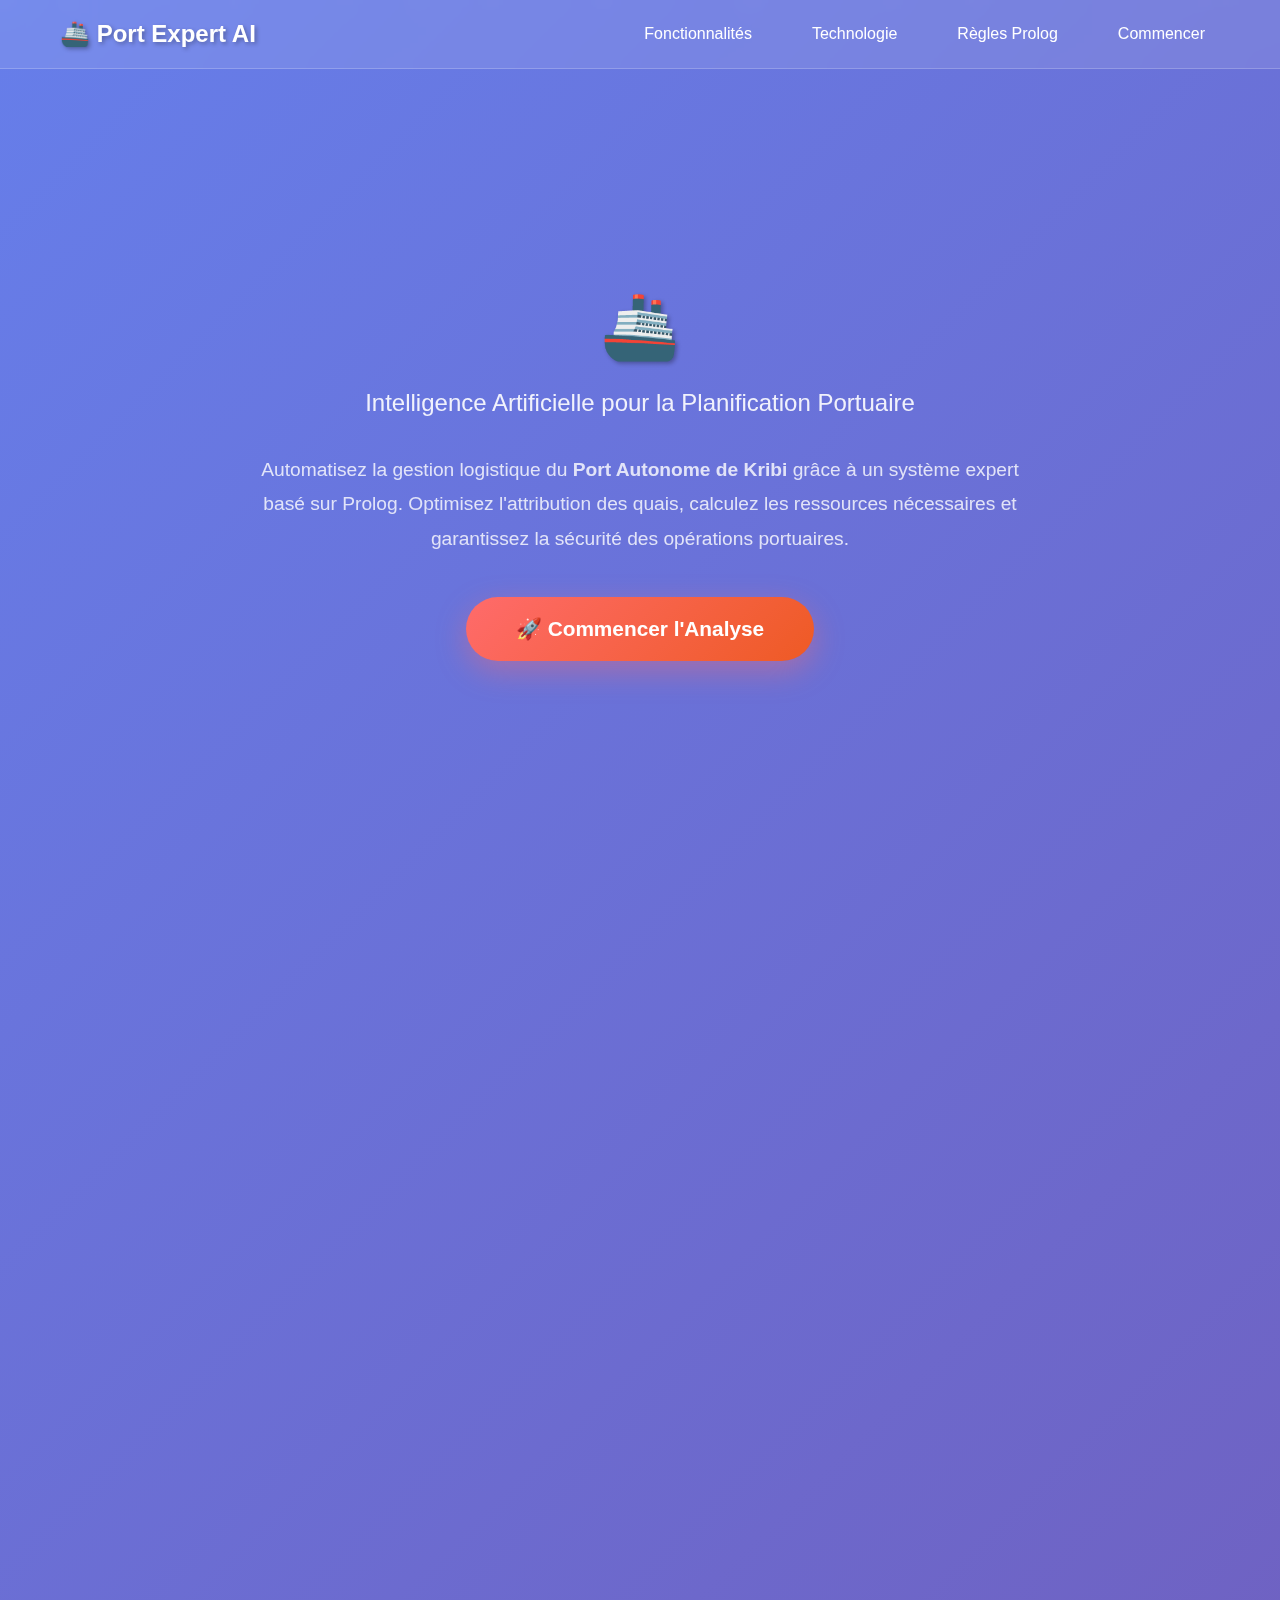
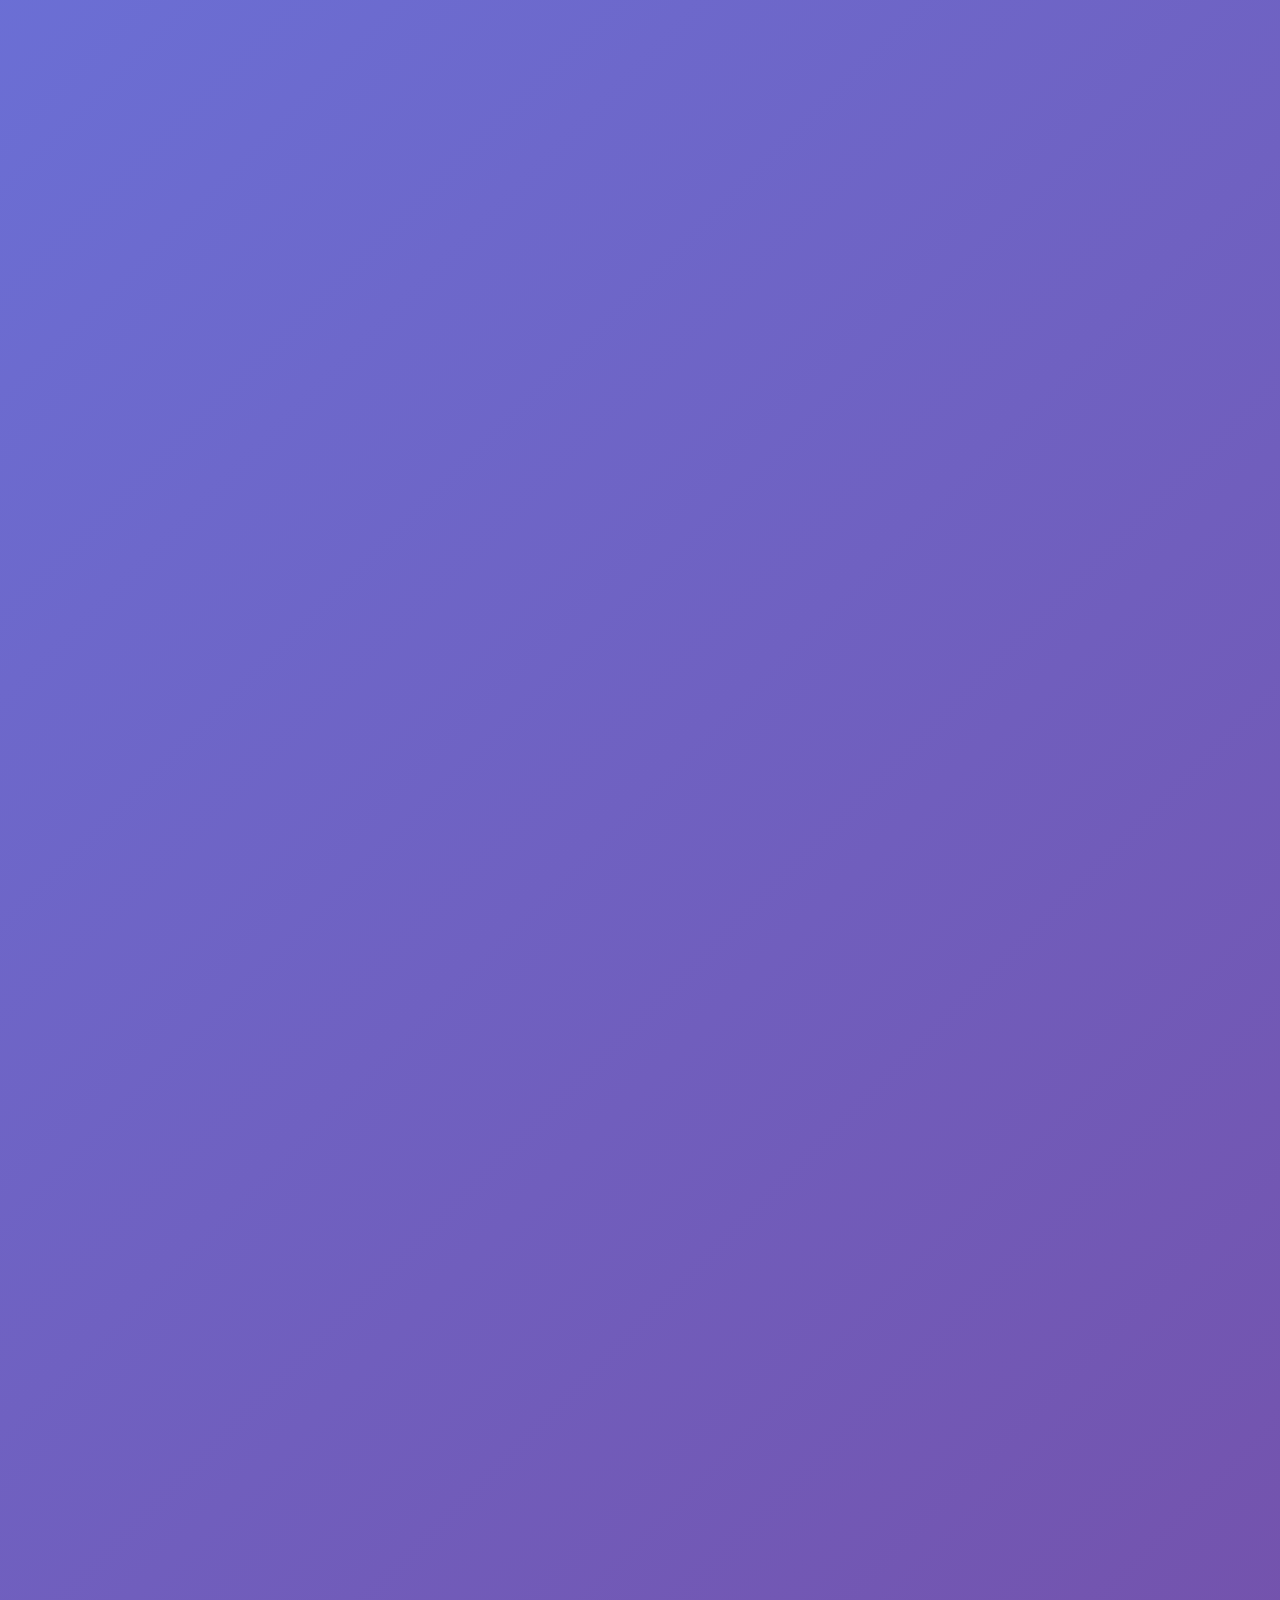
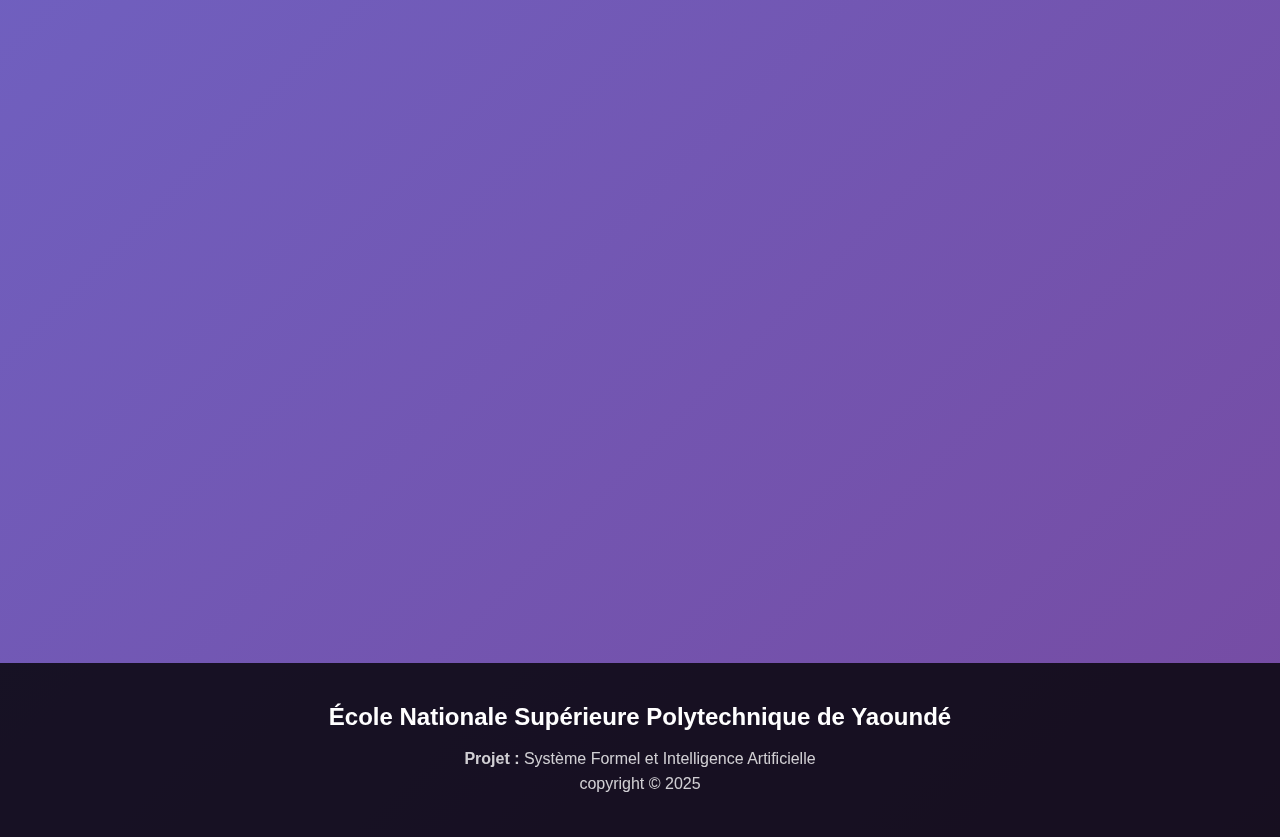
<file: index.html>
<!DOCTYPE html>
<html lang="fr">
<head>
    <meta charset="UTF-8">
    <meta name="viewport" content="width=device-width, initial-scale=1.0">
    <title>Système Expert Prolog - Port de Kribi</title>
    <style>
        * {
            margin: 0;
            padding: 0;
            box-sizing: border-box;
        }

        body {
            font-family: 'Segoe UI', Tahoma, Geneva, Verdana, sans-serif;
            background: linear-gradient(135deg, #667eea 0%, #764ba2 100%);
            min-height: 100vh;
            overflow-x: hidden;
        }

        @keyframes fadeInUp {
            from {
                opacity: 0;
                transform: translateY(50px);
            }
            to {
                opacity: 1;
                transform: translateY(0);
            }
        }

        @keyframes float {
            0%, 100% { transform: translateY(0px); }
            50% { transform: translateY(-20px); }
        }

        @keyframes pulse {
            0%, 100% { transform: scale(1); }
            50% { transform: scale(1.05); }
        }

        /* Header Navigation */
        .navbar {
            position: fixed;
            top: 0;
            width: 100%;
            background: rgba(255, 255, 255, 0.1);
            backdrop-filter: blur(10px);
            padding: 15px 0;
            z-index: 1000;
            border-bottom: 1px solid rgba(255, 255, 255, 0.2);
        }

        .nav-container {
            max-width: 1200px;
            margin: 0 auto;
            display: flex;
            justify-content: space-between;
            align-items: center;
            padding: 0 20px;
        }

        .logo {
            font-size: 1.5em;
            font-weight: bold;
            color: white;
            text-shadow: 2px 2px 4px rgba(0, 0, 0, 0.3);
        }

        .nav-links {
            display: flex;
            gap: 30px;
        }

        .nav-links a {
            color: white;
            text-decoration: none;
            font-weight: 500;
            transition: all 0.3s ease;
            padding: 10px 15px;
            border-radius: 20px;
        }

        .nav-links a:hover {
            background: rgba(255, 255, 255, 0.2);
            transform: translateY(-2px);
        }

        /* Menu Hamburger */
        .hamburger {
            display: none;
            flex-direction: column;
            cursor: pointer;
            padding: 5px;
            z-index: 1001;
        }

        .hamburger span {
            width: 25px;
            height: 3px;
            background: white;
            margin: 3px 0;
            transition: all 0.3s ease;
            border-radius: 2px;
        }

        .hamburger.active span:nth-child(1) {
            transform: rotate(45deg) translate(5px, 5px);
        }

        .hamburger.active span:nth-child(2) {
            opacity: 0;
        }

        .hamburger.active span:nth-child(3) {
            transform: rotate(-45deg) translate(7px, -6px);
        }

        /* Menu mobile */
        .mobile-menu {
            position: fixed;
            top: 0;
            right: -100%;
            width: 300px;
            height: 100vh;
            background: rgba(0, 0, 0, 0.95);
            backdrop-filter: blur(10px);
            display: flex;
            flex-direction: column;
            justify-content: center;
            align-items: center;
            gap: 30px;
            transition: right 0.3s ease;
            z-index: 1000;
        }

        .mobile-menu.active {
            right: 0;
        }

        .mobile-menu a {
            color: white;
            text-decoration: none;
            font-size: 1.3em;
            font-weight: 500;
            padding: 15px 30px;
            border-radius: 25px;
            transition: all 0.3s ease;
            text-align: center;
            width: 80%;
        }

        .mobile-menu a:hover {
            background: rgba(255, 255, 255, 0.1);
            transform: scale(1.05);
        }

        /* Overlay pour fermer le menu */
        .menu-overlay {
            position: fixed;
            top: 0;
            left: 0;
            width: 100%;
            height: 100%;
            background: rgba(0, 0, 0, 0.5);
            opacity: 0;
            visibility: hidden;
            transition: all 0.3s ease;
            z-index: 999;
        }

        .menu-overlay.active {
            opacity: 1;
            visibility: visible;
        }

        /* Hero Section */
        .hero {
            min-height: 100vh;
            display: flex;
            align-items: center;
            justify-content: center;
            text-align: center;
            padding: 100px 20px 50px;
        }

        .hero-content {
            max-width: 800px;
            color: white;
            animation: fadeInUp 1s ease-out;
        }

        .hero h1 {
            font-size: 4em;
            margin-bottom: 20px;
            text-shadow: 2px 2px 4px rgba(0, 0, 0, 0.3);
            animation: pulse 3s infinite;
        }

        .hero .subtitle {
            font-size: 1.5em;
            margin-bottom: 30px;
            opacity: 0.9;
            line-height: 1.6;
        }

        .hero .description {
            font-size: 1.2em;
            margin-bottom: 40px;
            opacity: 0.8;
            line-height: 1.8;
        }

        .cta-button {
            background: linear-gradient(135deg, #ff6b6b, #ee5a24);
            color: white;
            padding: 20px 50px;
            border: none;
            border-radius: 50px;
            font-size: 1.3em;
            font-weight: bold;
            cursor: pointer;
            transition: all 0.3s ease;
            box-shadow: 0 10px 30px rgba(255, 107, 107, 0.4);
            text-decoration: none;
            display: inline-block;
            animation: float 3s ease-in-out infinite;
        }

        .cta-button:hover {
            transform: translateY(-5px) scale(1.05);
            box-shadow: 0 15px 40px rgba(255, 107, 107, 0.6);
        }

        /* Features Section */
        .features {
            background: rgba(255, 255, 255, 0.95);
            backdrop-filter: blur(10px);
            padding: 80px 20px;
            margin: 50px 20px;
            border-radius: 30px;
            box-shadow: 0 20px 60px rgba(0, 0, 0, 0.1);
        }

        .features-container {
            max-width: 1200px;
            margin: 0 auto;
        }

        .features h2 {
            text-align: center;
            font-size: 3em;
            margin-bottom: 60px;
            color: #2c3e50;
            position: relative;
        }

        .features h2::after {
            content: '';
            position: absolute;
            bottom: -10px;
            left: 50%;
            transform: translateX(-50%);
            width: 100px;
            height: 4px;
            background: linear-gradient(135deg, #667eea, #764ba2);
            border-radius: 2px;
        }

        .features-grid {
            display: grid;
            grid-template-columns: repeat(auto-fit, minmax(350px, 1fr));
            gap: 40px;
            margin-bottom: 60px;
        }

        .feature-card {
            background: white;
            padding: 40px 30px;
            border-radius: 20px;
            box-shadow: 0 10px 30px rgba(0, 0, 0, 0.1);
            text-align: center;
            transition: all 0.3s ease;
            border: 1px solid rgba(0, 0, 0, 0.05);
        }

        .feature-card:hover {
            transform: translateY(-10px);
            box-shadow: 0 20px 40px rgba(0, 0, 0, 0.15);
        }

        .feature-icon {
            font-size: 4em;
            margin-bottom: 20px;
            display: block;
        }

        .feature-card h3 {
            color: #2c3e50;
            font-size: 1.5em;
            margin-bottom: 15px;
        }

        .feature-card p {
            color: #7f8c8d;
            line-height: 1.6;
            font-size: 1.1em;
        }

        /* Tech Stack Section */
        .tech-stack {
            background: linear-gradient(135deg, #2c3e50, #34495e);
            color: white;
            padding: 80px 20px;
            text-align: center;
        }

        .tech-container {
            max-width: 1000px;
            margin: 0 auto;
        }

        .tech-stack h2 {
            font-size: 2.5em;
            margin-bottom: 50px;
        }

        .tech-grid {
            display: grid;
            grid-template-columns: repeat(auto-fit, minmax(200px, 1fr));
            gap: 30px;
        }

        .tech-item {
            background: rgba(255, 255, 255, 0.1);
            padding: 30px 20px;
            border-radius: 15px;
            backdrop-filter: blur(10px);
            transition: all 0.3s ease;
        }

        .tech-item:hover {
            background: rgba(255, 255, 255, 0.2);
            transform: translateY(-5px);
        }

        .tech-item .icon {
            font-size: 3em;
            margin-bottom: 15px;
        }

        .tech-item h3 {
            font-size: 1.3em;
            margin-bottom: 10px;
        }

        /* Rules Section */
        .rules-preview {
            background: rgba(255, 255, 255, 0.95);
            backdrop-filter: blur(10px);
            padding: 80px 20px;
            margin: 50px 20px;
            border-radius: 30px;
            box-shadow: 0 20px 60px rgba(0, 0, 0, 0.1);
        }

        .rules-container {
            max-width: 1000px;
            margin: 0 auto;
        }

        .rules-preview h2 {
            text-align: center;
            font-size: 2.5em;
            margin-bottom: 50px;
            color: #2c3e50;
        }

        .rules-grid {
            display: grid;
            grid-template-columns: repeat(auto-fit, minmax(300px, 1fr));
            gap: 30px;
        }

        .rule-card {
            background: linear-gradient(135deg, #f8f9fa, #e9ecef);
            padding: 25px;
            border-radius: 15px;
            border-left: 5px solid #6c63ff;
            font-family: 'Monaco', 'Consolas', monospace;
            font-size: 14px;
            line-height: 1.6;
            transition: all 0.3s ease;
        }

        .rule-card:hover {
            transform: translateY(-5px);
            box-shadow: 0 10px 25px rgba(108, 99, 255, 0.2);
        }

        .rule-title {
            color: #6c63ff;
            font-weight: bold;
            margin-bottom: 10px;
            font-size: 16px;
        }

        .rule-content {
            color: #495057;
        }

        /* Call to Action Final */
        .final-cta {
            text-align: center;
            padding: 80px 20px;
            color: white;
        }

        .final-cta h2 {
            font-size: 3em;
            margin-bottom: 30px;
            text-shadow: 2px 2px 4px rgba(0, 0, 0, 0.3);
        }

        .final-cta p {
            font-size: 1.3em;
            margin-bottom: 40px;
            opacity: 0.9;
            max-width: 600px;
            margin-left: auto;
            margin-right: auto;
            line-height: 1.6;
        }

        /* Footer */
        .footer {
            background: rgba(0, 0, 0, 0.8);
            color: white;
            text-align: center;
            padding: 40px 20px;
        }

        .footer-content {
            max-width: 800px;
            margin: 0 auto;
        }

        .footer h3 {
            margin-bottom: 15px;
            font-size: 1.5em;
        }

        .footer p {
            opacity: 0.8;
            line-height: 1.6;
        }

        /* Responsive Design */
        @media (max-width: 768px) {
            .hero h1 {
                font-size: 2.5em;
            }

            .hero .subtitle {
                font-size: 1.2em;
            }

            /* Masquer le menu normal et afficher le hamburger */
            .nav-links {
                display: none;
            }

            .hamburger {
                display: flex;
            }

            .features-grid {
                grid-template-columns: 1fr;
            }

            .tech-grid {
                grid-template-columns: repeat(2, 1fr);
            }

            .rules-grid {
                grid-template-columns: 1fr;
            }

            .cta-button {
                padding: 15px 30px;
                font-size: 1.1em;
            }

            .logo {
                font-size: 1.3em;
            }

            .features h2 {
                font-size: 2.2em;
            }

            .final-cta h2 {
                font-size: 2.2em;
            }
        }

        @media (max-width: 480px) {
            .hero h1 {
                font-size: 2em;
            }

            .hero .subtitle {
                font-size: 1.1em;
            }

            .hero .description {
                font-size: 1em;
            }

            .mobile-menu {
                width: 100%;
                right: -100%;
            }

            .mobile-menu.active {
                right: 0;
            }

            .tech-grid {
                grid-template-columns: 1fr;
            }

            .logo {
                font-size: 1.1em;
            }
        }

        /* Animations avancées */
        .fade-in {
            opacity: 0;
            transform: translateY(30px);
            transition: all 0.6s ease;
        }

        .fade-in.visible {
            opacity: 1;
            transform: translateY(0);
        }

        /* Particles Background */
        .particles {
            position: fixed;
            top: 0;
            left: 0;
            width: 100%;
            height: 100%;
            pointer-events: none;
            z-index: -1;
        }

        .particle {
            position: absolute;
            background: rgba(255, 255, 255, 0.1);
            border-radius: 50%;
            animation: float-particle 20s infinite linear;
        }

        @keyframes float-particle {
            from {
                transform: translateY(100vh) rotate(0deg);
                opacity: 0;
            }
            10% {
                opacity: 1;
            }
            90% {
                opacity: 1;
            }
            to {
                transform: translateY(-100px) rotate(360deg);
                opacity: 0;
            }
        }
    </style>
</head>
<body>
    <!-- Particules animées -->
    <div class="particles" id="particles"></div>

    <!-- Navigation -->
    <nav class="navbar">
        <div class="nav-container">
            <div class="logo">🚢 Port Expert AI</div>
            <div class="nav-links">
                <a href="#features">Fonctionnalités</a>
                <a href="#technology">Technologie</a>
                <a href="#rules">Règles Prolog</a>
                <a href="#start">Commencer</a>
            </div>
            <!-- Menu Hamburger -->
            <div class="hamburger" id="hamburger">
                <span></span>
                <span></span>
                <span></span>
            </div>
        </div>
    </nav>

    <!-- Menu Mobile -->
    <div class="menu-overlay" id="menuOverlay"></div>
    <div class="mobile-menu" id="mobileMenu">
        <a href="#features">🎯 Fonctionnalités</a>
        <a href="#technology">🛠️ Technologie</a>
        <a href="#rules">📋 Règles Prolog</a>
        <a href="#start">🚀 Commencer</a>
    </div>

    <!-- Section Hero -->
    <section class="hero">
        <div class="hero-content">
            <h1>🚢 Système Expert Prolog</h1>
            <p class="subtitle">Intelligence Artificielle pour la Planification Portuaire</p>
            <p class="description">
                Automatisez la gestion logistique du <strong>Port Autonome de Kribi</strong> grâce à un système expert basé sur Prolog. 
                Optimisez l'attribution des quais, calculez les ressources nécessaires et garantissez la sécurité des opérations portuaires.
            </p>
            <a href="page.html" class="cta-button" id="startButton">
                🚀 Commencer l'Analyse
            </a>
        </div>
    </section>

    <!-- Section Fonctionnalités -->
    <section class="features fade-in" id="features">
        <div class="features-container">
            <h2>🎯 Fonctionnalités Intelligentes</h2>
            <div class="features-grid">
                <div class="feature-card">
                    <span class="feature-icon">🧠</span>
                    <h3>Intelligence Artificielle</h3>
                    <p>Moteur d'inférence Prolog simulé qui applique automatiquement les règles logiques pour une prise de décision optimale en temps réel.</p>
                </div>
                <div class="feature-card">
                    <span class="feature-icon">⚓</span>
                    <h3>Attribution Automatique</h3>
                    <p>Attribution intelligente des quais selon la taille du navire, optimisation des portiques et calcul précis des durées d'opération.</p>
                </div>
                <div class="feature-card">
                    <span class="feature-icon">🛡️</span>
                    <h3>Sécurité Garantie</h3>
                    <p>Vérification automatique des contraintes de sécurité : profondeur, météo, marchandises dangereuses et procédures spéciales.</p>
                </div>
                <div class="feature-card">
                    <span class="feature-icon">📊</span>
                    <h3>Analyse Complète</h3>
                    <p>Rapports détaillés avec recommandations, estimations de durée et visualisation des requêtes Prolog en temps réel.</p>
                </div>
                <div class="feature-card">
                    <span class="feature-icon">⚡</span>
                    <h3>Traitement Rapide</h3>
                    <p>Analyse instantanée des navires avec interface moderne, responsive et résultats formatés de manière professionnelle.</p>
                </div>
                <div class="feature-card">
                    <span class="feature-icon">🔧</span>
                    <h3>Extensible</h3>
                    <p>Architecture modulaire permettant l'ajout de nouvelles règles, types de navires et intégration avec d'autres systèmes portuaires.</p>
                </div>
            </div>
        </div>
    </section>

    <!-- Section Stack Technologique -->
    <section class="tech-stack fade-in" id="technology">
        <div class="tech-container">
            <h2>🛠️ Technologies Utilisées</h2>
            <div class="tech-grid">
                <div class="tech-item">
                    <div class="icon">🧠</div>
                    <h3>Prolog</h3>
                    <p>Logique d'inférence</p>
                </div>
                <div class="tech-item">
                    <div class="icon">⚡</div>
                    <h3>JavaScript</h3>
                    <p>Moteur d'exécution</p>
                </div>
                <div class="tech-item">
                    <div class="icon">🎨</div>
                    <h3>CSS3</h3>
                    <p>Design moderne</p>
                </div>
                <div class="tech-item">
                    <div class="icon">📱</div>
                    <h3>HTML5</h3>
                    <p>Interface utilisateur</p>
                </div>
                <div class="tech-item">
                    <div class="icon">🚀</div>
                    <h3>Responsive</h3>
                    <p>Multi-plateforme</p>
                </div>
            </div>
        </div>
    </section>

    <!-- Section Règles Prolog -->
    <section class="rules-preview fade-in" id="rules">
        <div class="rules-container">
            <h2>📋 Règles d'Inférence Prolog</h2>
            <div class="rules-grid">
                <div class="rule-card">
                    <div class="rule-title">R1 : Attribution du Quai</div>
                    <div class="rule-content">
                        assigner_quai(Navire, q1) :-<br>
                        &nbsp;&nbsp;&nbsp;&nbsp;longueur(Navire, L), L > 300.
                    </div>
                </div>
                <div class="rule-card">
                    <div class="rule-title">R2 : Vérification Chenaux</div>
                    <div class="rule-content">
                        verifier_chenaux(Navire) :-<br>
                        &nbsp;&nbsp;&nbsp;&nbsp;tirant_eau(Navire, T), T > 15.
                    </div>
                </div>
                <div class="rule-card">
                    <div class="rule-title">R3 : Portiques Requis</div>
                    <div class="rule-content">
                        portiques_requis(Navire, P) :-<br>
                        &nbsp;&nbsp;&nbsp;&nbsp;conteneurs(Navire, C), C > 3000.
                    </div>
                </div>
                <div class="rule-card">
                    <div class="rule-title">R4 : Zone Électrifiée</div>
                    <div class="rule-content">
                        zone_electrifiee_requise(Navire) :-<br>
                        &nbsp;&nbsp;&nbsp;&nbsp;type_cargo(Navire, refrigeree).
                    </div>
                </div>
                <div class="rule-card">
                    <div class="rule-title">R5 : Report Accostage</div>
                    <div class="rule-content">
                        reporter_accostage(Navire) :-<br>
                        &nbsp;&nbsp;&nbsp;&nbsp;meteo(Navire, defavorable).
                    </div>
                </div>
                <div class="rule-card">
                    <div class="rule-title">R6 : Sécurité Renforcée</div>
                    <div class="rule-content">
                        securite_renforcee(Navire) :-<br>
                        &nbsp;&nbsp;&nbsp;&nbsp;type_cargo(Navire, dangereuse).
                    </div>
                </div>
            </div>
        </div>
    </section>

    <!-- Call to Action Final -->
    <section class="final-cta fade-in" id="start">
        <h2>🎯 Prêt à Optimiser Votre Port ?</h2>
        <p>
            Découvrez la puissance de l'Intelligence Artificielle appliquée à la logistique portuaire. 
            Testez notre système expert et voyez comment Prolog peut révolutionner la gestion de votre terminal.
        </p>
        <a href="page.html" class="cta-button">
            🚀 Lancer le Système Expert
        </a>
    </section>

    <!-- Footer -->
    <footer class="footer">
        <div class="footer-content">
            <h3>École Nationale Supérieure Polytechnique de Yaoundé</h3>
            <p>
                <strong>Projet :</strong> Système Formel et Intelligence Artificielle <br>
                copyright &copy; 2025
            </p>
        </div>
    </footer>

    <script>
        // Animation des éléments au scroll
        function animateOnScroll() {
            const elements = document.querySelectorAll('.fade-in');
            
            elements.forEach(element => {
                const elementTop = element.getBoundingClientRect().top;
                const elementVisible = 150;
                
                if (elementTop < window.innerHeight - elementVisible) {
                    element.classList.add('visible');
                }
            });
        }

        // Création des particules animées
        function createParticles() {
            const particlesContainer = document.getElementById('particles');
            const particleCount = 50;
            
            for (let i = 0; i < particleCount; i++) {
                const particle = document.createElement('div');
                particle.className = 'particle';
                
                const size = Math.random() * 4 + 1;
                particle.style.width = size + 'px';
                particle.style.height = size + 'px';
                
                particle.style.left = Math.random() * 100 + '%';
                
                particle.style.animationDelay = Math.random() * 20 + 's';
                particle.style.animationDuration = (Math.random() * 10 + 15) + 's';
                
                particlesContainer.appendChild(particle);
            }
        }

        // Effet de parallaxe sur le scroll
        function parallaxEffect() {
            const scrolled = window.pageYOffset;
            const parallaxElements = document.querySelectorAll('.hero-content');
            
            parallaxElements.forEach(element => {
                const speed = 0.5;
                element.style.transform = `translateY(${scrolled * speed}px)`;
            });
        }

        // Animation du bouton de démarrage
        function animateStartButton() {
            const button = document.getElementById('startButton');
            
            button.addEventListener('mouseenter', function() {
                this.style.transform = 'translateY(-5px) scale(1.05)';
                this.style.boxShadow = '0 15px 40px rgba(255, 107, 107, 0.6)';
            });
            
            button.addEventListener('mouseleave', function() {
                this.style.transform = 'translateY(0) scale(1)';
                this.style.boxShadow = '0 10px 30px rgba(255, 107, 107, 0.4)';
            });
            
            // Effet de clic
            button.addEventListener('click', function(e) {
                // Animation de transition
                this.style.transform = 'scale(0.95)';
                setTimeout(() => {
                    this.style.transform = 'scale(1)';
                }, 150);
                
                // Redirection après animation
                setTimeout(() => {
                    window.location.href = 'page.html';
                }, 300);
                
                e.preventDefault();
            });
        }

        // Navigation mobile (hamburger menu)
        function initMobileMenu() {
            const hamburger = document.getElementById('hamburger');
            const mobileMenu = document.getElementById('mobileMenu');
            const menuOverlay = document.getElementById('menuOverlay');
            const mobileLinks = document.querySelectorAll('.mobile-menu a');

            // Ouvrir/fermer le menu
            function toggleMenu() {
                hamburger.classList.toggle('active');
                mobileMenu.classList.toggle('active');
                menuOverlay.classList.toggle('active');
                
                if (mobileMenu.classList.contains('active')) {
                    document.body.style.overflow = 'hidden';
                } else {
                    document.body.style.overflow = '';
                }
            }

            // Event listeners
            hamburger.addEventListener('click', toggleMenu);
            menuOverlay.addEventListener('click', toggleMenu);

            // Fermer le menu quand on clique sur un lien
            mobileLinks.forEach(link => {
                link.addEventListener('click', function(e) {
                    if (this.getAttribute('href').startsWith('#')) {
                        e.preventDefault();
                        const targetId = this.getAttribute('href');
                        const targetElement = document.querySelector(targetId);
                        
                        toggleMenu();
                        
                        setTimeout(() => {
                            if (targetElement) {
                                targetElement.scrollIntoView({
                                    behavior: 'smooth',
                                    block: 'start'
                                });
                            }
                        }, 300);
                    } else {
                        toggleMenu();
                    }
                });
            });

            document.addEventListener('keydown', function(e) {
                if (e.key === 'Escape' && mobileMenu.classList.contains('active')) {
                    toggleMenu();
                }
            });

            window.addEventListener('resize', function() {
                if (window.innerWidth > 768 && mobileMenu.classList.contains('active')) {
                    toggleMenu();
                }
            });
        }

        // Effet de typing pour le titre
        function typingEffect() {
            const title = document.querySelector('.hero h1');
            const text = title.textContent;
            title.textContent = '';
            
            let i = 0;
            const timer = setInterval(() => {
                title.textContent += text.charAt(i);
                i++;
                if (i > text.length - 1) {
                    clearInterval(timer);
                }
            }, 100);
        }

        function smoothNavigation() {
            const navLinks = document.querySelectorAll('.nav-links a[href^="#"]');
            
            navLinks.forEach(link => {
                link.addEventListener('click', function(e) {
                    e.preventDefault();
                    const targetId = this.getAttribute('href');
                    const targetElement = document.querySelector(targetId);
                    
                    if (targetElement) {
                        targetElement.scrollIntoView({
                            behavior: 'smooth',
                            block: 'start'
                        });
                    }
                });
            });
        }

        document.addEventListener('DOMContentLoaded', function() {
            createParticles();
            
            // Configurer les animations
            animateStartButton();
            smoothNavigation();
            initMobileMenu();
            
            // Démarrer l'effet de typing après un court délai
            setTimeout(typingEffect, 500);
            
            console.log('🚢 Page d\'accueil chargée - Menu responsive activé !');
        });

        window.addEventListener('scroll', function() {
            animateOnScroll();
            parallaxEffect();
        });

        window.addEventListener('load', animateOnScroll);

        // Effet de survol sur les cartes
        document.querySelectorAll('.feature-card, .tech-item, .rule-card').forEach(card => {
            card.addEventListener('mouseenter', function() {
                this.style.transform = 'translateY(-10px) scale(1.02)';
            });
            
            card.addEventListener('mouseleave', function() {
                this.style.transform = 'translateY(0) scale(1)';
            });
        });
    </script>
</body>
</html>
</file>
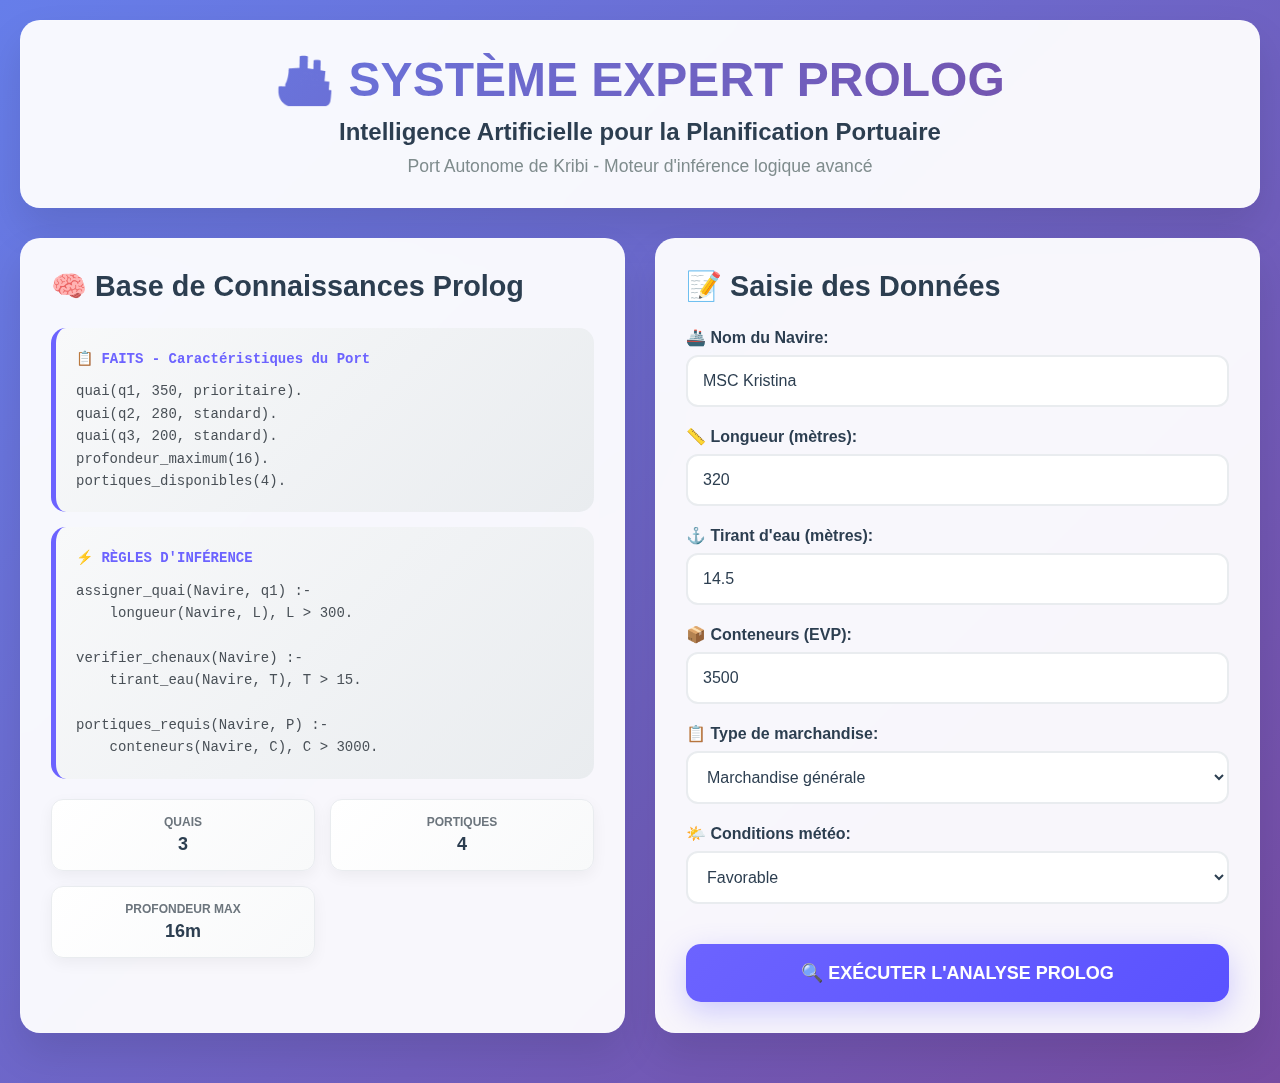
<file: page.html>
<!DOCTYPE html>
<html lang="fr">
<head>
    <meta charset="UTF-8">
    <meta name="viewport" content="width=device-width, initial-scale=1.0">
    <title>Système Expert Prolog - Planification Navire</title>
    <link rel="stylesheet" href="style.css">
</head>
<body>
    <div class="container">
        <div class="header animated">
            <h1>🚢 SYSTÈME EXPERT PROLOG</h1>
            <h2>Intelligence Artificielle pour la Planification Portuaire</h2>
            <p>Port Autonome de Kribi - Moteur d'inférence logique avancé</p>
        </div>

        <div class="main-grid">
            <div class="section animated">
                <h2>🧠 Base de Connaissances Prolog</h2>
                
                <div class="prolog-rules">
                    <div class="rule-title">📋 FAITS - Caractéristiques du Port</div>
                    <div class="rule-content">
                        quai(q1, 350, prioritaire).<br>
                        quai(q2, 280, standard).<br>
                        quai(q3, 200, standard).<br>
                        profondeur_maximum(16).<br>
                        portiques_disponibles(4).
                    </div>
                </div>

                <div class="prolog-rules">
                    <div class="rule-title">⚡ RÈGLES D'INFÉRENCE</div>
                    <div class="rule-content">
                        assigner_quai(Navire, q1) :-<br>
                        &nbsp;&nbsp;&nbsp;&nbsp;longueur(Navire, L), L > 300.<br><br>
                        
                        verifier_chenaux(Navire) :-<br>
                        &nbsp;&nbsp;&nbsp;&nbsp;tirant_eau(Navire, T), T > 15.<br><br>
                        
                        portiques_requis(Navire, P) :-<br>
                        &nbsp;&nbsp;&nbsp;&nbsp;conteneurs(Navire, C), C > 3000.
                    </div>
                </div>

                <div class="facts-grid">
                    <div class="fact-card">
                        <div class="fact-label">Quais</div>
                        <div class="fact-value">3</div>
                    </div>
                    <div class="fact-card">
                        <div class="fact-label">Portiques</div>
                        <div class="fact-value">4</div>
                    </div>
                    <div class="fact-card">
                        <div class="fact-label">Profondeur Max</div>
                        <div class="fact-value">16m</div>
                    </div>
                </div>
            </div>

            <div class="section animated">
                <h2>📝 Saisie des Données</h2>
                
                <div class="form-group">
                    <label for="shipName">🚢 Nom du Navire:</label>
                    <input type="text" id="shipName" value="MSC Kristina" placeholder="Ex: MSC Kristina">
                </div>
                
                <div class="form-group">
                    <label for="shipLength">📏 Longueur (mètres):</label>
                    <input type="number" id="shipLength" value="320" min="50" max="400">
                </div>
                
                <div class="form-group">
                    <label for="shipDraft">⚓ Tirant d'eau (mètres):</label>
                    <input type="number" id="shipDraft" value="14.5" min="5" max="20" step="0.1">
                </div>
                
                <div class="form-group">
                    <label for="containerCount">📦 Conteneurs (EVP):</label>
                    <input type="number" id="containerCount" value="3500" min="100" max="20000">
                </div>
                
                <div class="form-group">
                    <label for="cargoType">📋 Type de marchandise:</label>
                    <select id="cargoType">
                        <option value="generale">Marchandise générale</option>
                        <option value="refrigeree">Marchandise réfrigérée</option>
                        <option value="dangereuse">Marchandise dangereuse</option>
                        <option value="mixte">Mixte</option>
                    </select>
                </div>
                
                <div class="form-group">
                    <label for="weather">🌤️ Conditions météo:</label>
                    <select id="weather">
                        <option value="favorable">Favorable</option>
                        <option value="moyenne">Moyenne</option>
                        <option value="defavorable">Défavorable</option>
                    </select>
                </div>
                
                <button class="btn" onclick="executerRequeteProlog()">
                    🔍 EXÉCUTER L'ANALYSE PROLOG
                </button>
            </div>
        </div>

        <div id="resultats" class="results hidden animated">
            <h2>🎯 Résultats de l'Analyse Prolog</h2>
            <div id="contenuResultats"></div>
        </div>
    </div>

    <script src="prolog-engine.js"></script>
    <script src="main.js"></script>
</body>
</html>
</file>
<file: style.css>
* {
    margin: 0;
    padding: 0;
    box-sizing: border-box;
}

body {
    font-family: 'Segoe UI', Tahoma, Geneva, Verdana, sans-serif;
    background: linear-gradient(135deg, #667eea 0%, #764ba2 100%);
    min-height: 100vh;
    padding: 20px;
}

.container {
    max-width: 1400px;
    margin: 0 auto;
}



.header {
    background: rgba(255, 255, 255, 0.95);
    backdrop-filter: blur(10px);
    padding: 30px;
    text-align: center;
    border-radius: 20px;
    box-shadow: 0 20px 40px rgba(0, 0, 0, 0.1);
    margin-bottom: 30px;
    border: 1px solid rgba(255, 255, 255, 0.2);
}

.header h1 {
    background: linear-gradient(135deg, #667eea, #764ba2);
    -webkit-background-clip: text;
    -webkit-text-fill-color: transparent;
    font-size: 3em;
    margin-bottom: 10px;
    font-weight: 700;
}

.header h2 {
    color: #2c3e50;
    font-size: 1.5em;
    margin-bottom: 10px;
}

.header p {
    color: #7f8c8d;
    font-size: 1.1em;
}


.main-grid {
    display: grid;
    grid-template-columns: 1fr 1fr;
    gap: 30px;
    margin-bottom: 30px;
}

.section {
    background: rgba(255, 255, 255, 0.95);
    backdrop-filter: blur(10px);
    padding: 30px;
    border-radius: 20px;
    box-shadow: 0 20px 40px rgba(0, 0, 0, 0.1);
    border: 1px solid rgba(255, 255, 255, 0.2);
}

.section h2 {
    color: #2c3e50;
    margin-bottom: 25px;
    font-size: 1.8em;
    display: flex;
    align-items: center;
    gap: 10px;
}


.prolog-rules {
    background: linear-gradient(135deg, #f8f9fa, #e9ecef);
    border-radius: 15px;
    padding: 20px;
    margin: 15px 0;
    border-left: 5px solid #6c63ff;
    font-family: 'Monaco', 'Consolas', monospace;
    font-size: 14px;
    line-height: 1.6;
}

.rule-title {
    color: #6c63ff;
    font-weight: bold;
    margin-bottom: 10px;
}

.rule-content {
    color: #495057;
}



.facts-grid {
    display: grid;
    grid-template-columns: repeat(auto-fit, minmax(200px, 1fr));
    gap: 15px;
    margin: 20px 0;
}

.fact-card {
    background: linear-gradient(135deg, #ffffff, #f8f9fa);
    padding: 15px;
    border-radius: 12px;
    border: 1px solid #e9ecef;
    text-align: center;
    box-shadow: 0 5px 15px rgba(0, 0, 0, 0.05);
}

.fact-label {
    color: #6c757d;
    font-size: 12px;
    font-weight: 600;
    text-transform: uppercase;
    margin-bottom: 5px;
}

.fact-value {
    color: #2c3e50;
    font-size: 18px;
    font-weight: bold;
}


.form-group {
    margin-bottom: 20px;
}

label {
    display: block;
    font-weight: 600;
    margin-bottom: 8px;
    color: #2c3e50;
    font-size: 16px;
}

input, select {
    width: 100%;
    padding: 15px;
    border: 2px solid #e9ecef;
    border-radius: 12px;
    font-size: 16px;
    transition: all 0.3s ease;
    background: white;
    color: #2c3e50;
}

input:focus, select:focus {
    outline: none;
    border-color: #6c63ff;
    box-shadow: 0 0 0 3px rgba(108, 99, 255, 0.1);
    transform: translateY(-2px);
}

.btn {
    background: linear-gradient(135deg, #6c63ff, #5a52ff);
    color: white;
    padding: 18px 35px;
    border: none;
    border-radius: 15px;
    font-size: 18px;
    font-weight: 600;
    cursor: pointer;
    width: 100%;
    margin-top: 20px;
    transition: all 0.3s ease;
    box-shadow: 0 10px 30px rgba(108, 99, 255, 0.3);
}

.btn:hover {
    transform: translateY(-3px);
    box-shadow: 0 15px 40px rgba(108, 99, 255, 0.4);
    background: linear-gradient(135deg, #5a52ff, #4c46ff);
}



.results {
    grid-column: 1 / -1;
    background: rgba(255, 255, 255, 0.95);
    backdrop-filter: blur(10px);
    padding: 30px;
    border-radius: 20px;
    box-shadow: 0 20px 40px rgba(0, 0, 0, 0.1);
    border: 1px solid rgba(255, 255, 255, 0.2);
}

.query-section {
    background: linear-gradient(135deg, #f8f9fa, #ffffff);
    border-radius: 15px;
    padding: 25px;
    margin: 20px 0;
    border: 1px solid #e9ecef;
    box-shadow: 0 5px 15px rgba(0, 0, 0, 0.05);
}

.query-header {
    color: #6c63ff;
    font-weight: bold;
    font-size: 18px;
    margin-bottom: 15px;
    display: flex;
    align-items: center;
    gap: 10px;
}

.query-item {
    background: white;
    border-radius: 10px;
    padding: 15px;
    margin: 10px 0;
    border-left: 4px solid #6c63ff;
    box-shadow: 0 2px 10px rgba(0, 0, 0, 0.05);
    font-family: 'Monaco', 'Consolas', monospace;
}

.query-text {
    color: #495057;
    font-weight: 500;
    margin-bottom: 5px;
}



.result-true {
    color: #28a745;
    font-weight: bold;
    display: flex;
    align-items: center;
    gap: 5px;
}

.result-false {
    color: #dc3545;
    font-weight: bold;
    display: flex;
    align-items: center;
    gap: 5px;
}

.result-value {
    color: #17a2b8;
    font-weight: bold;
    display: flex;
    align-items: center;
    gap: 5px;
}



.analysis-card {
    background: linear-gradient(135deg, #28a745, #20c997);
    color: white;
    padding: 20px;
    border-radius: 15px;
    margin: 15px 0;
    box-shadow: 0 10px 25px rgba(40, 167, 69, 0.3);
}

.warning-card {
    background: linear-gradient(135deg, #dc3545, #fd7e14);
    color: white;
    padding: 20px;
    border-radius: 15px;
    margin: 15px 0;
    box-shadow: 0 10px 25px rgba(220, 53, 69, 0.3);
}

.info-card {
    background: linear-gradient(135deg, #17a2b8, #6f42c1);
    color: white;
    padding: 20px;
    border-radius: 15px;
    margin: 15px 0;
    box-shadow: 0 10px 25px rgba(23, 162, 184, 0.3);
}

.analysis-card h3,
.warning-card h3,
.info-card h3 {
    margin-bottom: 10px;
    font-size: 1.3em;
}

.analysis-card p,
.warning-card p,
.info-card p {
    margin-bottom: 8px;
    line-height: 1.5;
}

.analysis-card ul,
.warning-card ul,
.info-card ul {
    margin-left: 20px;
    margin-top: 10px;
}

.analysis-card li,
.warning-card li,
.info-card li {
    margin-bottom: 5px;
}

.status-badge {
    display: inline-block;
    padding: 8px 15px;
    border-radius: 20px;
    font-weight: bold;
    font-size: 14px;
    margin: 5px 0;
}

.status-success {
    background: rgba(40, 167, 69, 0.1);
    color: #28a745;
    border: 2px solid #28a745;
}

.status-danger {
    background: rgba(220, 53, 69, 0.1);
    color: #dc3545;
    border: 2px solid #dc3545;
}



.hidden {
    display: none;
}

.animated {
    animation: fadeInUp 0.6s ease-out;
}

@keyframes fadeInUp {
    from {
        opacity: 0;
        transform: translateY(30px);
    }
    to {
        opacity: 1;
        transform: translateY(0);
    }
}



@media (max-width: 768px) {
    .main-grid {
        grid-template-columns: 1fr;
    }
    
    .header h1 {
        font-size: 2em;
    }
    
    .facts-grid {
        grid-template-columns: 1fr;
    }
    
    .container {
        padding: 10px;
    }
    
    .section {
        padding: 20px;
    }
}

@media (max-width: 480px) {
    .header {
        padding: 20px;
    }
    
    .header h1 {
        font-size: 1.8em;
    }
    
    .header h2 {
        font-size: 1.2em;
    }
    
    .btn {
        padding: 15px 25px;
        font-size: 16px;
    }
}
</file>
